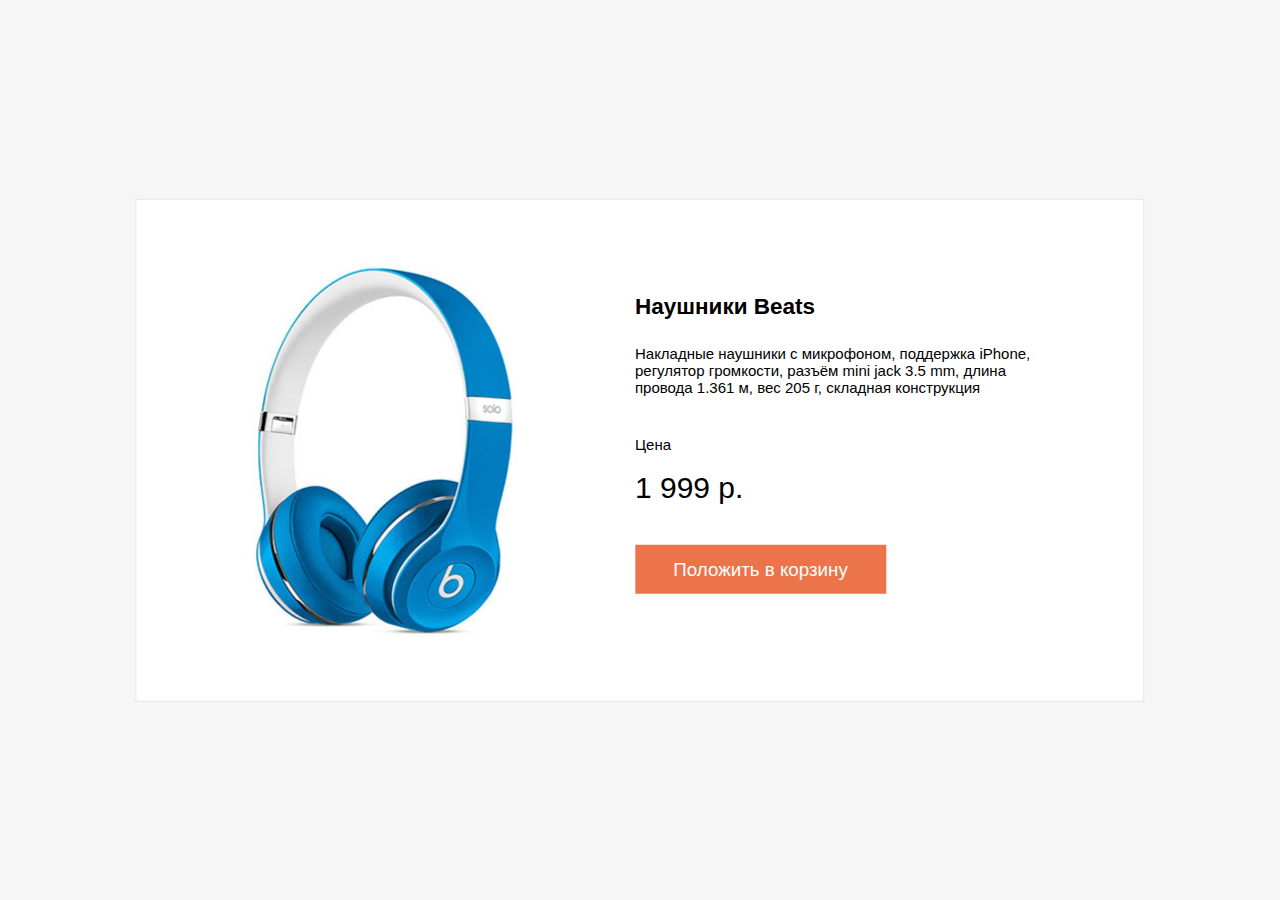
<file: l06 блочная модель CSS/index.html>
<!DOCTYPE html>
<html lang="en">
<head>
    <meta charset="UTF-8">
    <meta http-equiv="X-UA-Compatible" content="IE=edge">
    <meta name="viewport" content="width=device-width, initial-scale=1.0">
    <link rel="stylesheet" href="style.css">
    <title>Нашуники Beats</title>
</head>
<body>
    <div class="container">
        <div class="img"></div>
        <div class="description">
            <h2>Наушники Beats</h2>
            <p class="headphones-description">Накладные наушники с микрофоном, поддержка iPhone, регулятор громкости, разъём mini jack 3.5 mm, длина провода 1.361 м, вес 205 г, складная конструкция</p>
            <p class="price-title">Цена</p>
            <p class="price">1 999 р.</p>
            <button>Положить в корзину</button>
        </div>
    </div>
</body>
</html>
</file>
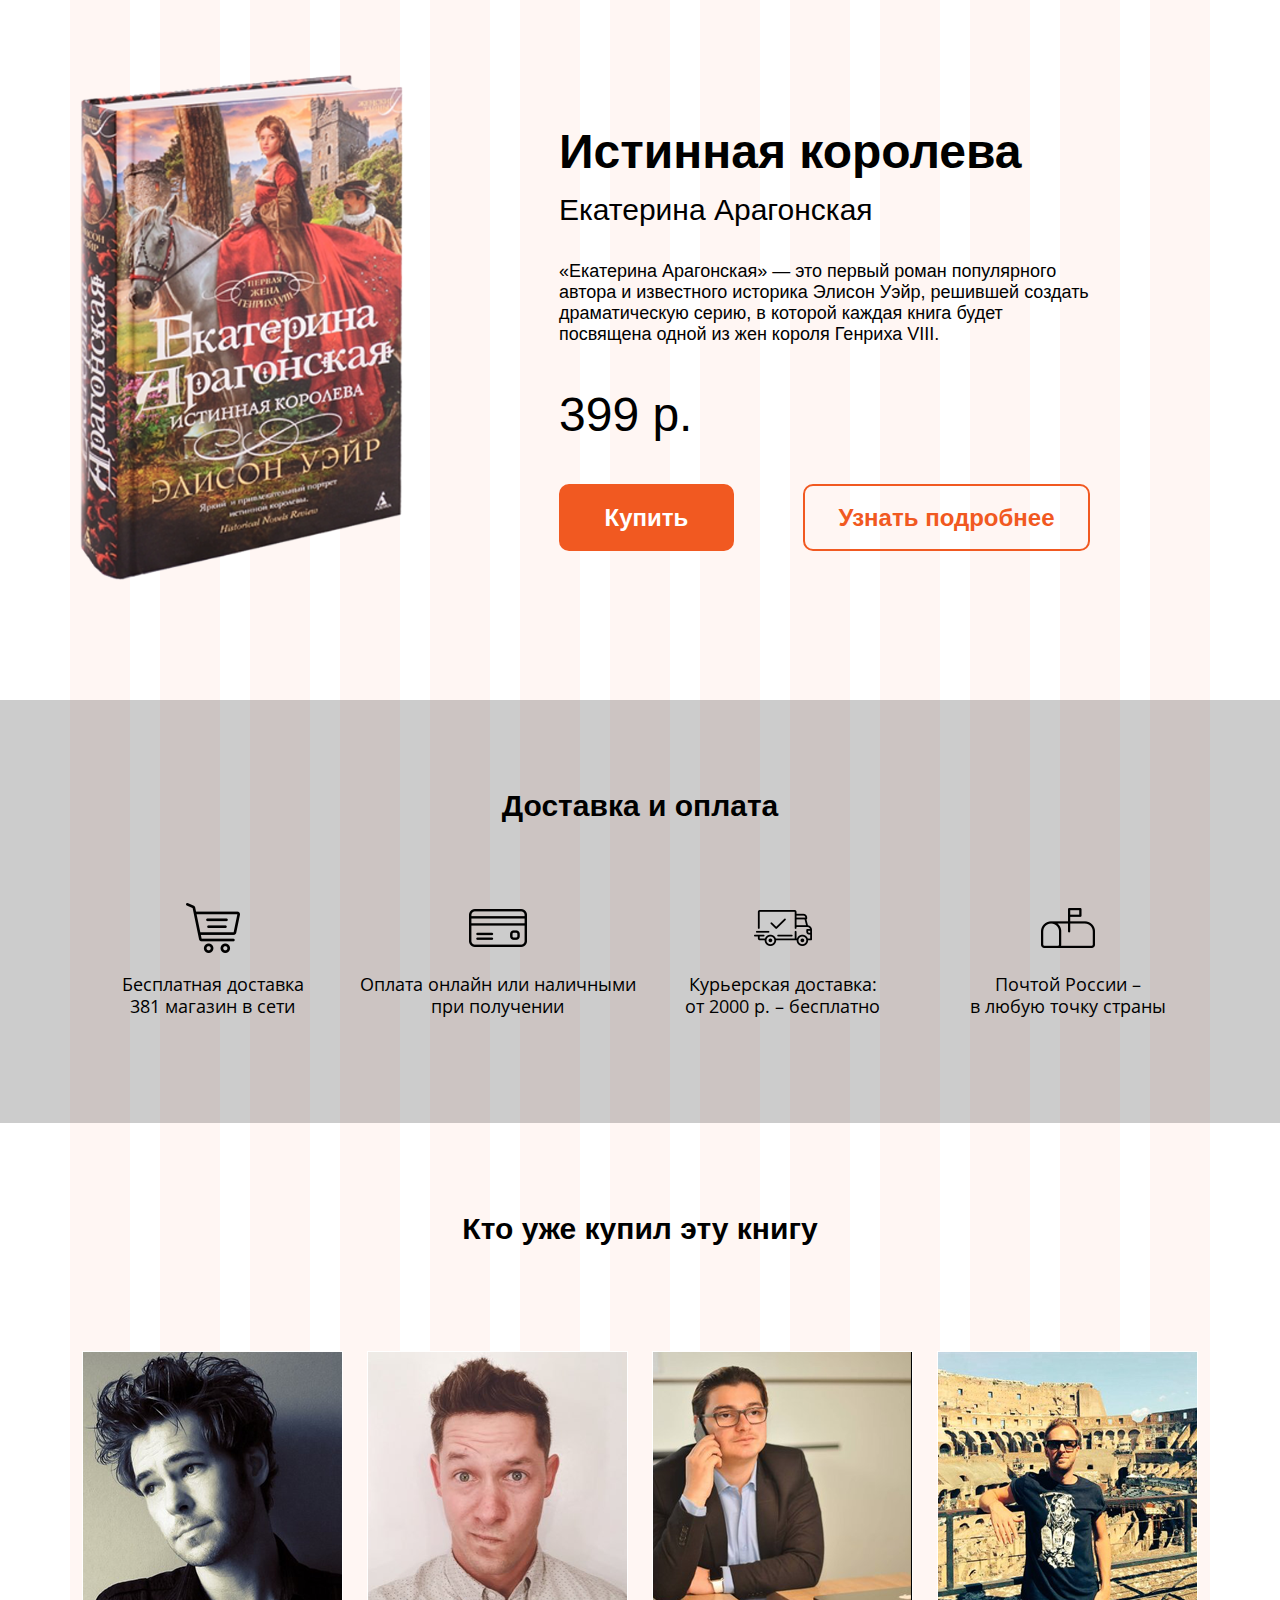
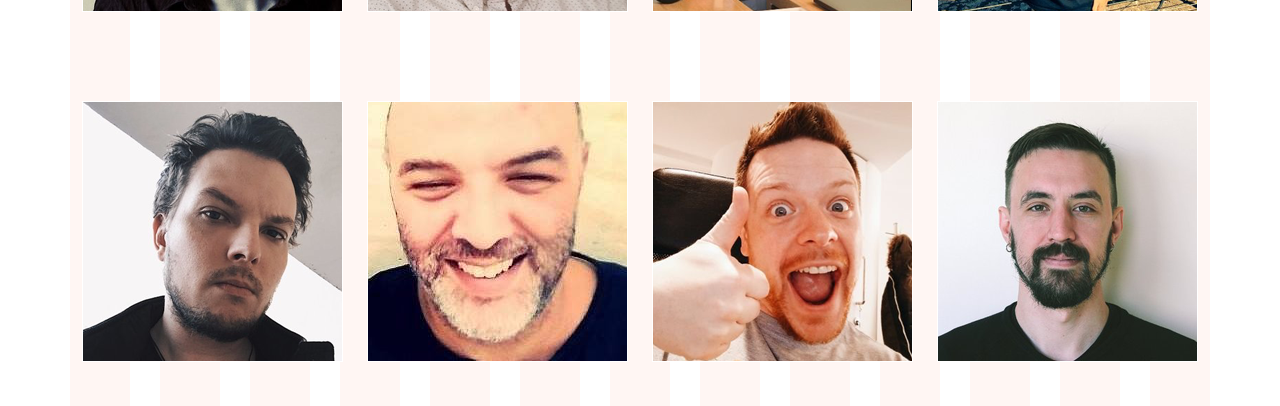
<file: l07 flexbox/index.html>
<!DOCTYPE html>
<html lang="en">
<head>
    <meta charset="UTF-8">
    <meta http-equiv="X-UA-Compatible" content="IE=edge">
    <meta name="viewport" content="width=device-width, initial-scale=1.0">
    <link rel="stylesheet" href="style.css">
    <title>Истинная королева</title>
</head>
<body>
    <div class="container">
        <div class="content book-box">
            <div class="book-image"></div>
            <div class="book-details">
                <h1>Истинная королева</h1>
                <p class="book-author">Екатерина Арагонская</p>
                <p class="book-description">«Екатерина Арагонская» — это первый роман популярного автора и известного историка Элисон Уэйр, решившей создать драматическую серию, в которой каждая книга будет посвящена одной из жен короля Генриха VIII.</p>
                <p class="book-price">399 р.</p>
                <div class="book-buttons">
                    <button class="button-buy">Купить</button>
                    <button class="button-moreinfo">Узнать подробнее</button>
                </div>
            </div>
        </div> <!-- end of content book-box -->
    </div> <!-- end of container -->
    <div class="container">
        <div class="content">
            <h2 class="ship-title">Доставка и оплата</h2>
            <div class="ship-box">
                <div class="ship-item">
                    <div class="ship-image free-ship-image"></div>
                    <p class="ship-description">Бесплатная доставка</br>
                        381 магазин в сети</p>
                </div>
                <div class="ship-item">
                    <div class="ship-image pay-online-image"></div>
                    <p class="ship-description">Оплата онлайн или наличными</br>
                        при получении</p>
                </div>
                <div class="ship-item">
                    <div class="ship-image delivery-image"></div>
                    <p class="ship-description">Курьерская доставка:</br>
                        от 2000 р. – бесплатно</p>
                </div>
                <div class="ship-item">
                    <div class="ship-image russianpost-image"></div>
                    <p class="ship-description">Почтой России –</br>
                        в любую точку страны</p>
                </div>
            </div>
        </div> <!-- end of content ship-box -->
    </div> <!-- end of container -->
    <div class="container">
        <div class="content">
            <h2 class="bought-title">Кто уже купил эту книгу</h2>
            <div class="bought-this-book">
                <div class="guy-image guy-1"></div>
                <div class="guy-image guy-2"></div>
                <div class="guy-image guy-3"></div>
                <div class="guy-image guy-4"></div>
                <div class="guy-image guy-5"></div>
                <div class="guy-image guy-6"></div>
                <div class="guy-image guy-7"></div>
                <div class="guy-image guy-8"></div>
            </div>
        </div> <!-- end of content ship-box -->
    </div> <!-- end of container -->
</body>
</html>
</file>
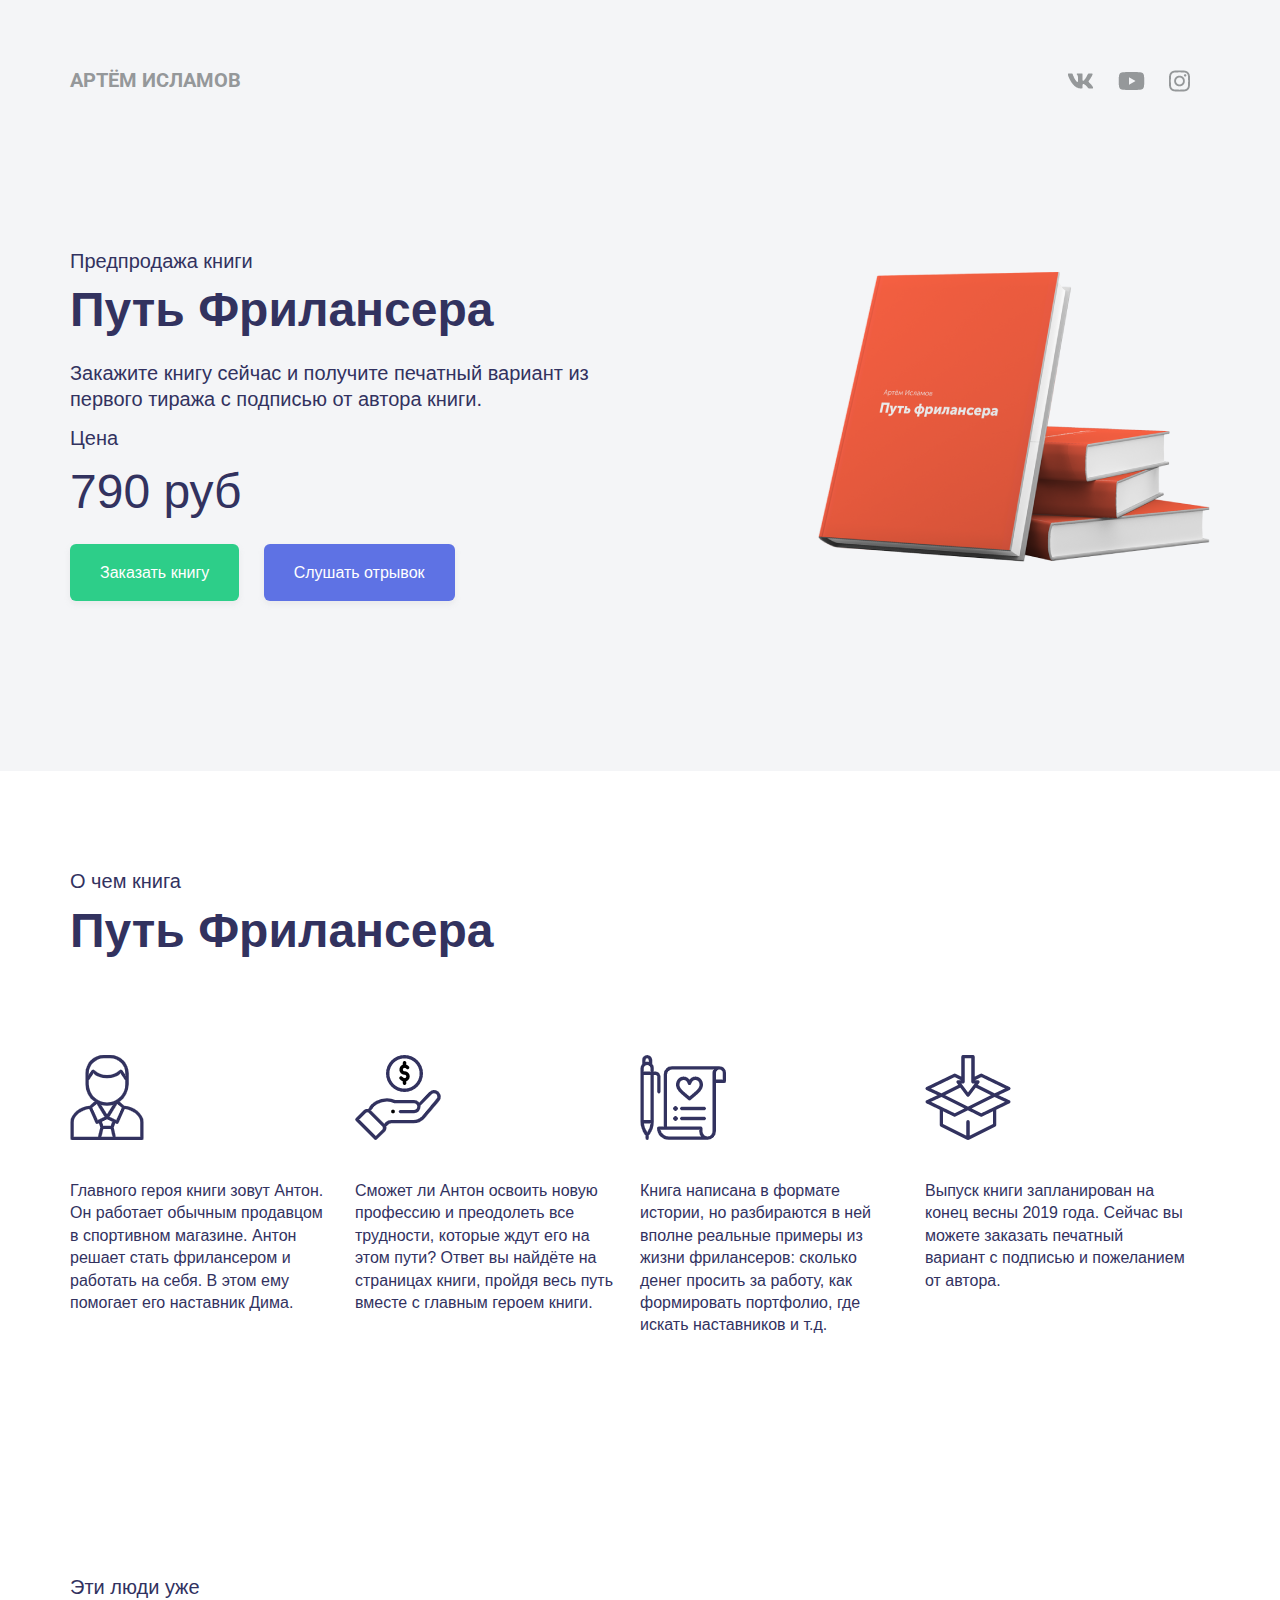
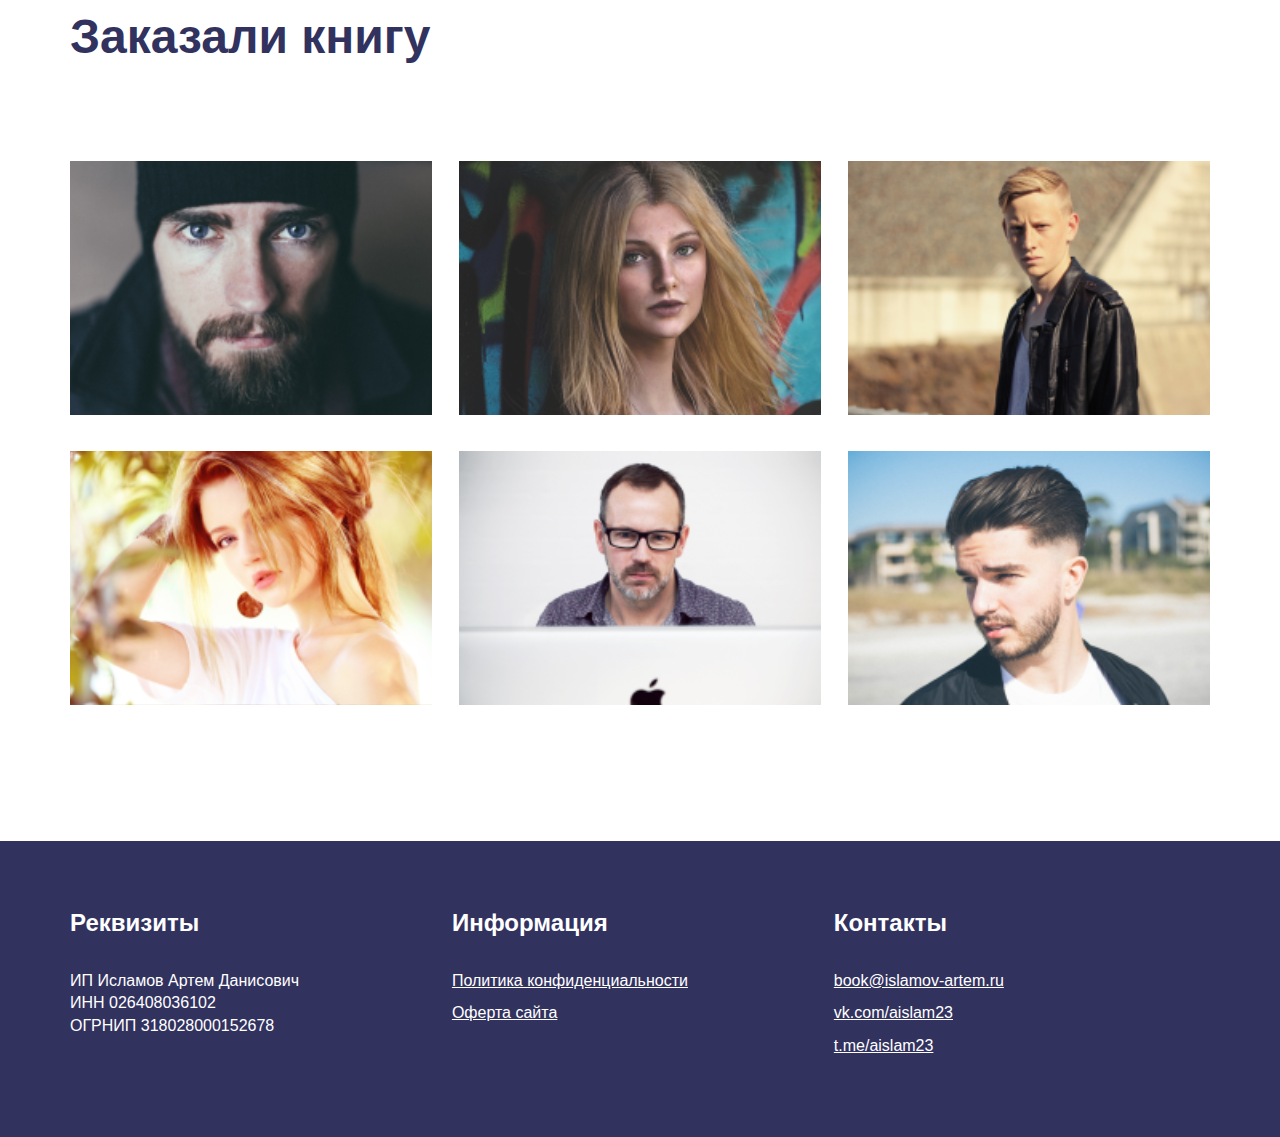
<file: less08/index.html>
<!DOCTYPE html>
<html lang="en">
<head>
    <meta charset="UTF-8">
    <meta http-equiv="X-UA-Compatible" content="IE=edge">
    <meta name="viewport" content="width=device-width, initial-scale=1.0">
    <link rel="preconnect" href="https://fonts.gstatic.com">
    <link href="https://fonts.googleapis.com/css2?family=Roboto:wght@400;700&display=swap" rel="stylesheet">
    <link rel="stylesheet" href="css/reset.css">
    <link rel="stylesheet" href="css/style.css">
    <title>Предпродажа книги "Путь фрилансера"</title>
</head>
<body>
    <!-- Главный блок -->
    <header class="hero">
        <div class="container">
            <div class="navbar">
                <span class="brand">Артём Исламов</span>
                <div class="social">
                    <a href="#">
                        <img src="img/vk.png" alt="">
                    </a>
                    <a href="">
                        <img src="img/youtube.png" alt="">
                    </a>
                    <a href="">
                        <img src="img/instagram.png" alt="">
                    </a>
                </div>
            </div>
            <!-- /.navbar -->
            <div class="main">
                <div class="main-text">
                    <span class="subtitle">Предпродажа книги</span>
                    <strong class="title">Путь Фрилансера</strong>
                    <p class="description">Закажите книгу сейчас и получите печатный вариант из первого тиража с подписью от автора книги.</p>
                    <span class="price-tag">Цена</span>
                    <strong class="price">790 руб</strong>
                    <div class="buttons">
                        <a href="#" class="btn btn-success">Заказать книгу</a>
                        <a href="#" class="btn btn-primary">Слушать отрывок</a>
                    </div>
                </div>
                <!-- /.main-text -->
                <div class="main-image">
                    <img src="img/main.png" alt="Фото книги">
                </div>
                <!-- /.main-image -->
            </div>
            <!-- /.main -->
        </div>
        <!-- /.container -->
    </header>
    <section class="about">
        <div class="container">
            <h2 class="section-heading">
                <span class="section-subtitle">О чем книга</span>
                <span class="section-title">Путь Фрилансера</span>
            </h2>
            <div class="wrap">
                <div class="block">
                    <img src="img/001-path.png" alt="">
                    <p class="block-text">Главного героя книги зовут Антон. Он работает обычным продавцом в спортивном магазине. Антон решает стать фрилансером и работать на себя. В этом ему помогает его наставник Дима.</p>
                </div>
                <div class="block">
                    <img src="img/002-hand.png" alt="">
                    <p class="block-text">Сможет ли Антон освоить новую профессию и преодолеть все трудности, которые ждут его на этом пути? Ответ вы найдёте на страницах книги, пройдя весь путь вместе с главным героем книги.</p>
                </div>
                <div class="block">
                    <img src="img/003-wishlist.png" alt="">
                    <p class="block-text">Книга написана в формате истории, но разбираются в ней вполне реальные примеры из жизни фрилансеров: сколько денег просить за работу, как формировать портфолио, где искать наставников и т.д.</p>
                </div>
                <div class="block">
                    <img src="img/004-path.png" alt="">
                    <p class="block-text">Выпуск книги запланирован на конец весны 2019 года. Сейчас вы можете заказать печатный вариант с подписью и пожеланием от автора.</p>
                </div>
            </div>
            <!-- /.wrap -->
        </div>
    </section>
    <section class="people">
        <div class="container">
            <h2 class="section-heading">
                <span class="section-subtitle">Эти люди уже</span>
                <span class="section-title">Заказали книгу</span>
            </h2>
            <div class="wrap">
                <img src="img/beard-1867175_1920.png" alt="">
                <img src="img/woman-3990680_1920.png" alt="">
                <img src="img/man-919045_1920.png" alt="">
                <img src="img/portrait-1462944_1920.png" alt="">
                <img src="img/man-1209494_1920.png" alt="">
                <img src="img/man-1246508_1920.png" alt="">
            </div>
        </div>
    </section>
    <footer class="footer">
        <div class="container">
            <div class="footer-wrap">
                <div class="footer-block">
                    <h4 class="footer-title">Реквизиты</h4>
                    <p>ИП Исламов Артем Данисович<br>
                    ИНН 026408036102<br>
                    ОГРНИП 318028000152678</p>
                </div>
                <div class="footer-block">
                    <h4 class="footer-title">Информация</h4>
                    <p>
                        <a href="#">Политика конфиденциальности</a>
                        <a href="#">Оферта сайта</a><br>
                    </p>
                </div>
                <div class="footer-block">
                    <h4 class="footer-title">Контакты</h4>
                    <p><a href="#">book@islamov-artem.ru</a>
                    <a href="#">vk.com/aislam23</a>
                    <a href="#">t.me/aislam23</a></p>
                </div>
            </div>
            <!-- /.footer-wrap -->
        </div>
    </footer>
</body>
</html>
</file>
<file: l06 блочная модель CSS/style.css>
* {
    margin: 0;
    padding: 0;
    box-sizing: border-box;
}

html, body {
    height: 100%;
    width: 100%;
}

body {
    background-color: #f6f6f6;
    position: relative;
    font-family: Arial, Helvetica, sans-serif;
}

.container {
    width: 1009.37px;
    height: 502.5px;
    background-color: #fff;
    border: 1px  #e5e5e5 solid;
    position: absolute;
    top: 50%;
    left: 50%;
    transform: translate(-50%, -50%);
}

.img, .description {
    display: inline-block;
    width: 49.5%;
    height: 100%;
}

.img {
    background: url(img/main-image.jpg) no-repeat center;
}

.description {
    position: absolute;
    color: black;
    padding-top: 94px;
    padding-right: 80px;
}

h2 {
    font-weight: bold;
    font-size: 22.5px;
}

.headphones-description {
    margin-top: 25px;
}

.price-title {
    margin-top: 40px;
}

.headphones-description, .price-title {
    font-weight: normal;
    font-size: 15px;
}

.price {
    margin-top: 18px;
    font-weight: normal;
    font-size: 30px;
}

button {
    margin-top: 40px;
    background-color: #ec744a;
    color: white;
    font-weight: normal;
    font-size: 18.75px;
    width: 251.25px;
    height: 49.37px;
    border: none;
}
</file>
<file: l07 flexbox/style.css>
@import url('https://fonts.googleapis.com/css2?family=Open+Sans&display=swap');

* {
    margin: 0;
    padding: 0;
    box-sizing: border-box;
}

html, body {
    height: 100%;
    width: 100%;
}

.container {
    position: relative;
}

.container:nth-child(even)::before {
    display: block;
    content: "";
    width: 100%;
    height: 100%;
    background-color: rgba(0,0,0,0.2);
    position: absolute;
}

.content {
    width: 1140px;
    margin: 0 auto;
    background: repeating-linear-gradient(90deg,
    #fff6f3,
    #fff6f3 60px,
    #fff 60px,
    #fff 90px
    );
    font-family: Tahoma, Verdana, sans-serif;
}

.book-box {
    height: 100vh;
    max-height: 700px;
    display: flex;
    justify-content: center;
    padding: 74px 10px 0 10px;
}

.book-image, .book-details {
    height: 630px;
    flex-basis: 404px;
}

.book-image {
    background-image: url(img/book.png);
    background-repeat: no-repeat;
    background-size: 80%;
}

h1 {
    font-weight: bold;
    font-size: 48px;
}

h2 {
    font-weight: bold;
    font-size: 30px;
}

.book-details {
    flex-grow: 1;
    padding: 50px 110px 0 75px;
}

.book-author {
    margin-top: 14px;
    font-weight: normal;
    font-size: 30px;
}

.book-description {
    margin-top: 34px;
    font-weight: normal;
    font-size: 18px;
}

.book-price {
    margin-top: 42px;
    font-weight: normal;
    font-size: 48px;
}

.book-buttons {
    display: flex;
    justify-content: space-between;
    height: 67px;
    margin-top: 42px;
    width: 100%;
    font-weight: bold;
    font-size: 24px;
}

.button-buy, .button-moreinfo {
    border-radius: 10px;
    font-weight: bold;
    font-size: 24px;
}

.button-buy {
    color: white;
    background-color: #f15921;
    border: none;
    width: 175px;
}

.button-moreinfo {
    color: #f15921;
    border: 2px  #f15921 solid;
    background-color: transparent;
    width: 287px;
}

.ship-box {
    height: 300px;
    display: flex;
    justify-content: space-around;
}

.ship-title, .bought-title {
    text-align: center;
    padding-top: 89px;
}

.ship-item {
    width: 25%;
}

.ship-image {
    width: 100%;
    height: 50px;
    margin-top: 80px;
    background-repeat: no-repeat;
    background-position: center;
}

.free-ship-image {
    background-image: url(img/shopping-cart.png);
}

.pay-online-image {
    background-image: url(img/credit-card.png);
}

.delivery-image {
    background-image: url(img/shipped.png);
}

.russianpost-image {
    background-image: url(img/mailbox.png);
}

.ship-description {
    margin-top: 20px;
    font-family: 'Open Sans', sans-serif;
    font-size: 18px;
    text-align: center;
    line-height: 22px;
}

.bought-this-book {
    width: 100%;
    height: calc(100vh - 124px);
    max-height: 700px;
    margin-top: 60px;
    display: flex;
    justify-content: space-between;
    flex-wrap: wrap;
}

.guy-image {
    width: 25%;
    background-repeat: no-repeat;
    background-position: center;
}

.guy-1 {
    background-image: url(img/guy-1.png);
}
.guy-2 {
    background-image: url(img/guy-2.png);
}
.guy-3 {
    background-image: url(img/guy-3.png);
}
.guy-4 {
    background-image: url(img/guy-4.png);
}
.guy-5 {
    background-image: url(img/guy-5.png);
}
.guy-6 {
    background-image: url(img/guy-6.png);
}
.guy-7 {
    background-image: url(img/guy-7.png);
}
.guy-8 {
    background-image: url(img/guy-8.png);
}
</file>
<file: less08/css/style.css>
* {
  box-sizing: border-box;
}

body {
  font-family: sans-serif;
  color: #32325f;
}

.container {
  max-width: 1140px;
  width: 96%;
  margin: 0 auto;
}

.navbar {
  display: flex;
  justify-content: space-between;
  margin-bottom: 159px;
}

.brand {
  font-family: "Roboto", sans-serif;
  color: #95989a;
  font-size: 20px;
  font-weight: 700;
  text-transform: uppercase;
}

.hero {
  padding-top: 70px;
  padding-bottom: 190px;
  background-color: #f4f5f7;
}

.social a {
  text-decoration: none;
  margin-right: 20px;
}

.main {
  display: flex;
  justify-content: space-between;
  align-items: center;
}

.main-text {
  width: 50%;
}

.subtitle {
  font-size: 20px;
  font-weight: 400;
  display: block;
  margin-bottom: 15px;
}

.title {
  font-size: 48px;
  font-weight: 700;
  display: block;
  margin-bottom: 26px;
}

.description {
  font-size: 20px;
  font-weight: 400;
  line-height: 26px;
  margin-bottom: 16px;
}

.price-tag {
  font-size: 20px;
  font-weight: 400;
  display: block;
  margin-bottom: 20px;
}

.price {
  display: block;
  margin-bottom: 49px;
  font-size: 48px;
  font-weight: 400;
}

.btn {
  text-decoration: none;
  box-shadow: 0 3px 6px rgba(173, 173, 173, 0.16);
  border-radius: 6px;
  padding: 20px 30px;
  color: #fff;
}

.btn-success {
  background-color: #2dce89;
  margin-right: 20px;
}

.btn-primary {
  background-color: #5e72e4;
}

/* Оформление секций */
section {
  padding-top: 100px;
  padding-bottom: 100px;
}

.section-subtitle {
  display: block;
  margin-bottom: 16px;
  font-size: 20px;
  font-weight: 400;
}

.section-title {
  display: block;
  font-size: 48px;
  font-weight: 700;
}

.wrap {
  display: flex;
  justify-content: space-between;
  flex-wrap: wrap;
  margin-top: 100px;
}

.block {
  width: 23%;
  margin-right: 2%;
}

.block-text {
  font-size: 16px;
  font-weight: 400;
  margin: 40px 0;
  line-height: 1.4;
}

.people img {
  margin-bottom: 36px;
}

.footer {
  background-color: #32325F;
  color: #fff;
  padding: 70px 0;
}

.footer-wrap {
  display: flex;
  justify-content: space-between;
}

.footer-block {
  width: 33%;
}

.footer-title {
  font-size: 24px;
  font-weight: 700;
}

.footer a {
  display: block;
  color: #fff;
  margin-bottom: 10px;
}

.footer p {
  line-height: 1.4;
}

.footer-title {
  margin-bottom: 35px;
}
</file>
